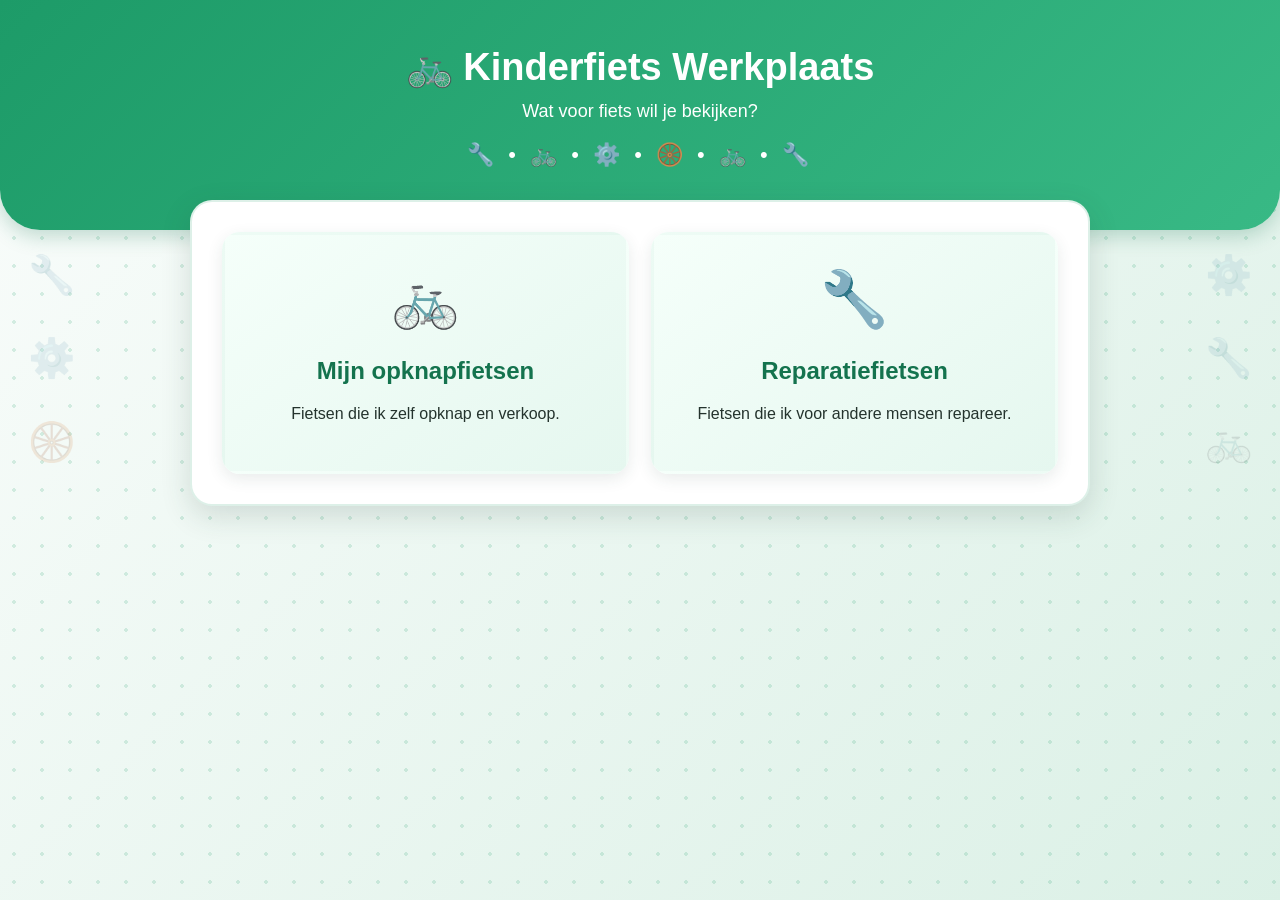
<file: index.html>
<!DOCTYPE html>
<html lang="nl">
<head>
    <meta charset="UTF-8">
    <meta name="viewport" content="width=device-width, initial-scale=1.0">
    <title>Kinderfiets Werkplaats</title>
    <link rel="stylesheet" href="style.css">
</head>
<body>
    <header>
        <h1>🚲 Kinderfiets Werkplaats</h1>
        <p>Wat voor fiets wil je bekijken?</p>
    </header>
    <main>
        <div class="keuzemenu">
            <a class="keuze-kaart" href="eigen-fietsen.html">
                <span class="icoon">🚲</span>
                <h2>Mijn opknapfietsen</h2>
                <p>Fietsen die ik zelf opknap en verkoop.</p>
            </a>
            <a class="keuze-kaart" href="reparatie-fietsen.html">
                <span class="icoon">🔧</span>
                <h2>Reparatiefietsen</h2>
                <p>Fietsen die ik voor andere mensen repareer.</p>
            </a>
        </div>
    </main>
</body>
</html>
</file>
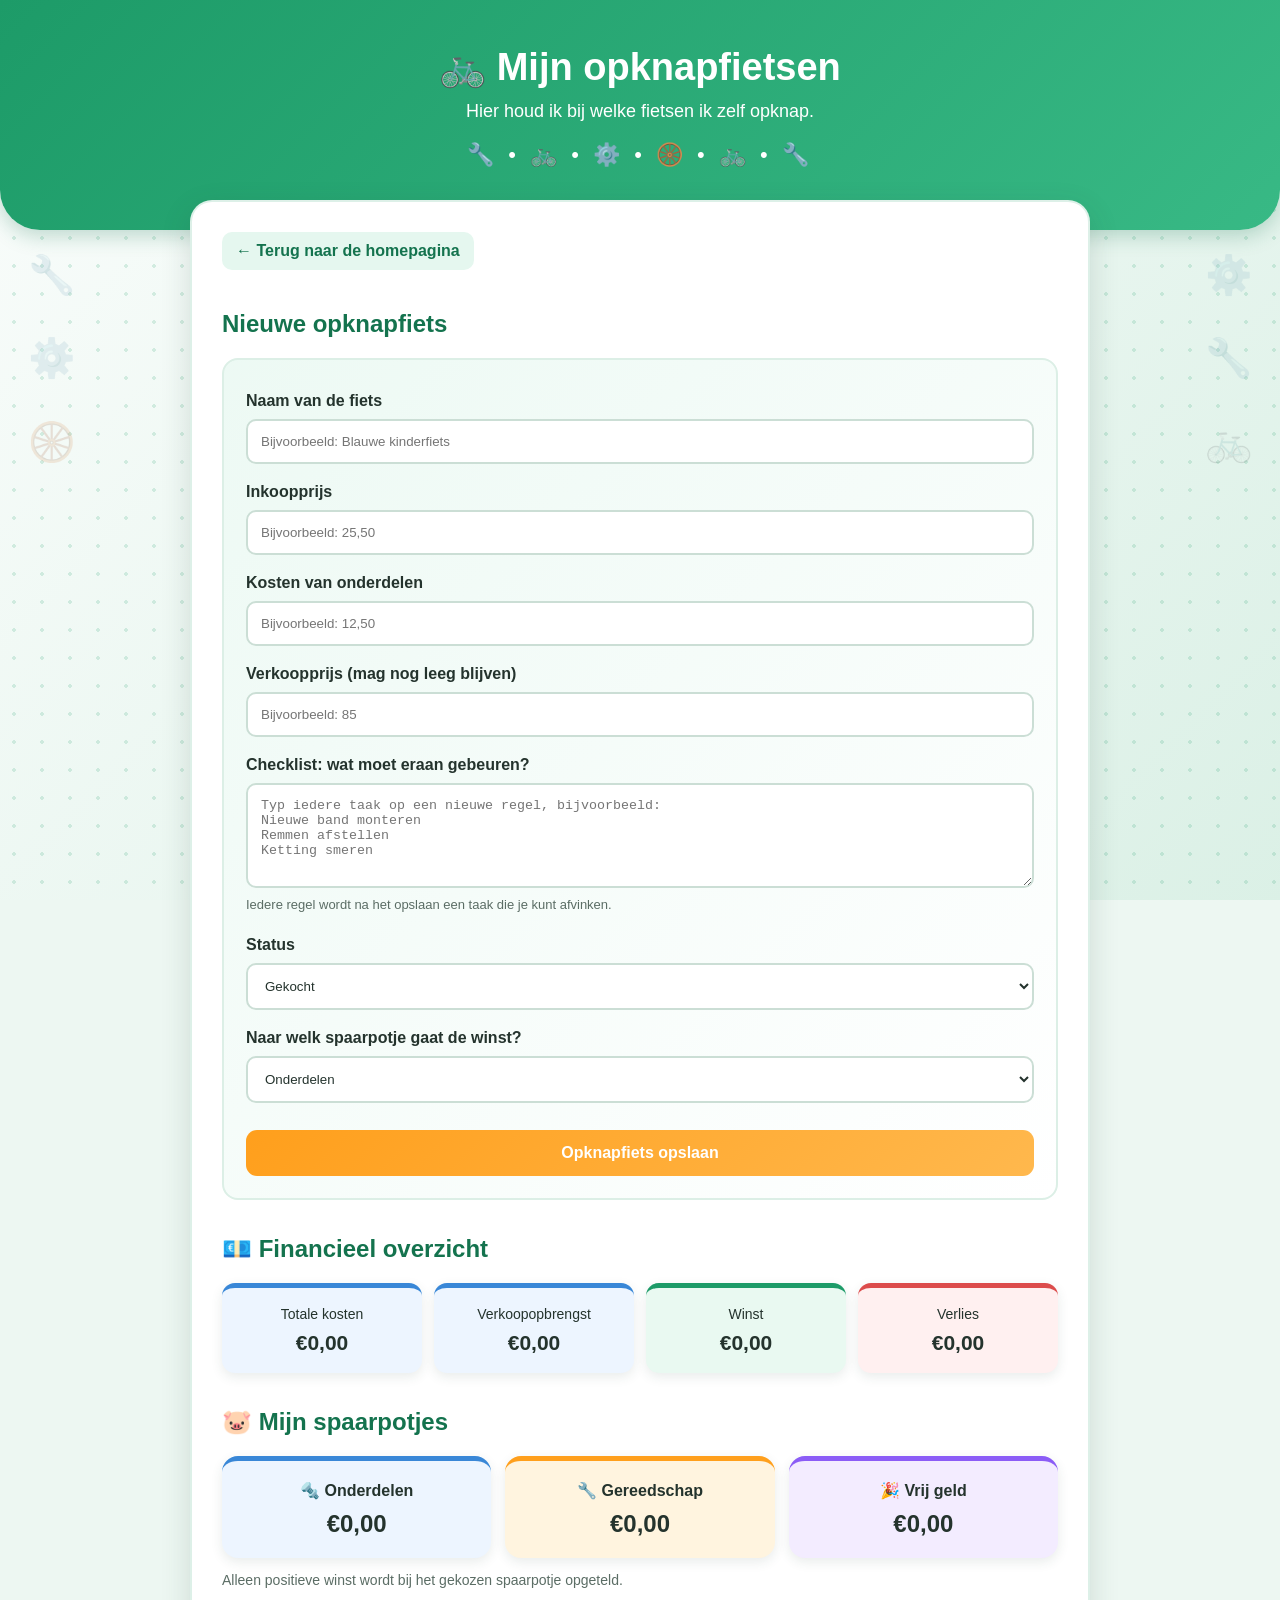
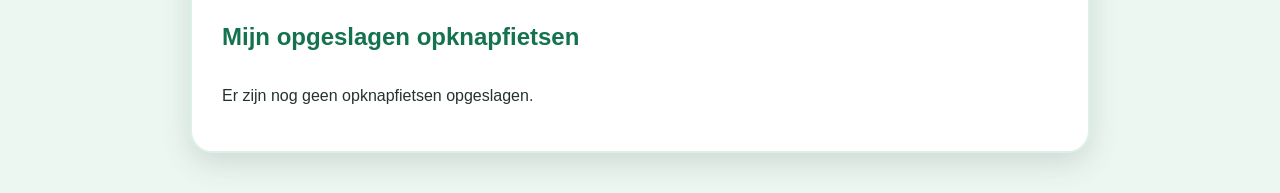
<file: eigen-fietsen.html>
<!DOCTYPE html>
<html lang="nl">
<head>
    <meta charset="UTF-8">
    <meta name="viewport" content="width=device-width, initial-scale=1.0">
    <title>Mijn opknapfietsen</title>
    <link rel="stylesheet" href="style.css">
</head>
<body>
    <header>
        <h1>🚲 Mijn opknapfietsen</h1>
        <p>Hier houd ik bij welke fietsen ik zelf opknap.</p>
    </header>
    <main>
        <a href="index.html">← Terug naar de homepagina</a>
        <h2>Nieuwe opknapfiets</h2>
        <form id="opknap-formulier">
            <label for="fietsnaam">Naam van de fiets</label>
            <input type="text" id="fietsnaam" placeholder="Bijvoorbeeld: Blauwe kinderfiets" required>
            <label for="inkoopprijs">Inkoopprijs</label>
            <input type="text" inputmode="decimal" id="inkoopprijs" placeholder="Bijvoorbeeld: 25,50" required>
            <label for="onderdelenkosten">Kosten van onderdelen</label>
            <input type="text" inputmode="decimal" id="onderdelenkosten" placeholder="Bijvoorbeeld: 12,50" required>
            <label for="verkoopprijs">Verkoopprijs (mag nog leeg blijven)</label>
            <input type="text" inputmode="decimal" id="verkoopprijs" placeholder="Bijvoorbeeld: 85">
            <label for="reparaties">Checklist: wat moet eraan gebeuren?</label>
            <textarea id="reparaties" placeholder="Typ iedere taak op een nieuwe regel, bijvoorbeeld:&#10;Nieuwe band monteren&#10;Remmen afstellen&#10;Ketting smeren"></textarea>
            <p class="veld-uitleg">Iedere regel wordt na het opslaan een taak die je kunt afvinken.</p>
            <label for="status">Status</label>
            <select id="status">
                <option>Gekocht</option>
                <option>Bezig met opknappen</option>
                <option>Klaar voor verkoop</option>
                <option>Verkocht</option>
            </select>
            <label for="spaarpotje">Naar welk spaarpotje gaat de winst?</label>
            <select id="spaarpotje">
                <option>Onderdelen</option>
                <option>Gereedschap</option>
                <option>Vrij geld</option>
            </select>
            <button type="submit">Opknapfiets opslaan</button>
        </form>
        <section class="financieel-overzicht">
            <h2>💶 Financieel overzicht</h2>
            <div class="bedragen">
                <div class="bedrag-kaart"><span>Totale kosten</span><strong id="totale-kosten">€0,00</strong></div>
                <div class="bedrag-kaart"><span>Verkoopopbrengst</span><strong id="totale-omzet">€0,00</strong></div>
                <div class="bedrag-kaart winst-kaart"><span>Winst</span><strong id="totale-winst">€0,00</strong></div>
                <div class="bedrag-kaart verlies-kaart"><span>Verlies</span><strong id="totale-verlies">€0,00</strong></div>
            </div>
        </section>
        <section class="spaarpot-overzicht">
            <h2>🐷 Mijn spaarpotjes</h2>
            <div class="spaarpotten">
                <div class="spaarpot-kaart onderdelen-pot"><span>🔩 Onderdelen</span><strong id="pot-onderdelen">€0,00</strong></div>
                <div class="spaarpot-kaart gereedschap-pot"><span>🔧 Gereedschap</span><strong id="pot-gereedschap">€0,00</strong></div>
                <div class="spaarpot-kaart vrij-pot"><span>🎉 Vrij geld</span><strong id="pot-vrij-geld">€0,00</strong></div>
            </div>
            <p class="uitleg">Alleen positieve winst wordt bij het gekozen spaarpotje opgeteld.</p>
        </section>
        <section>
            <h2>Mijn opgeslagen opknapfietsen</h2>
            <div id="fietsen-lijst"></div>
        </section>
    </main>
    <script src="eigen-fietsen.js"></script>
</body>
</html>
</file>
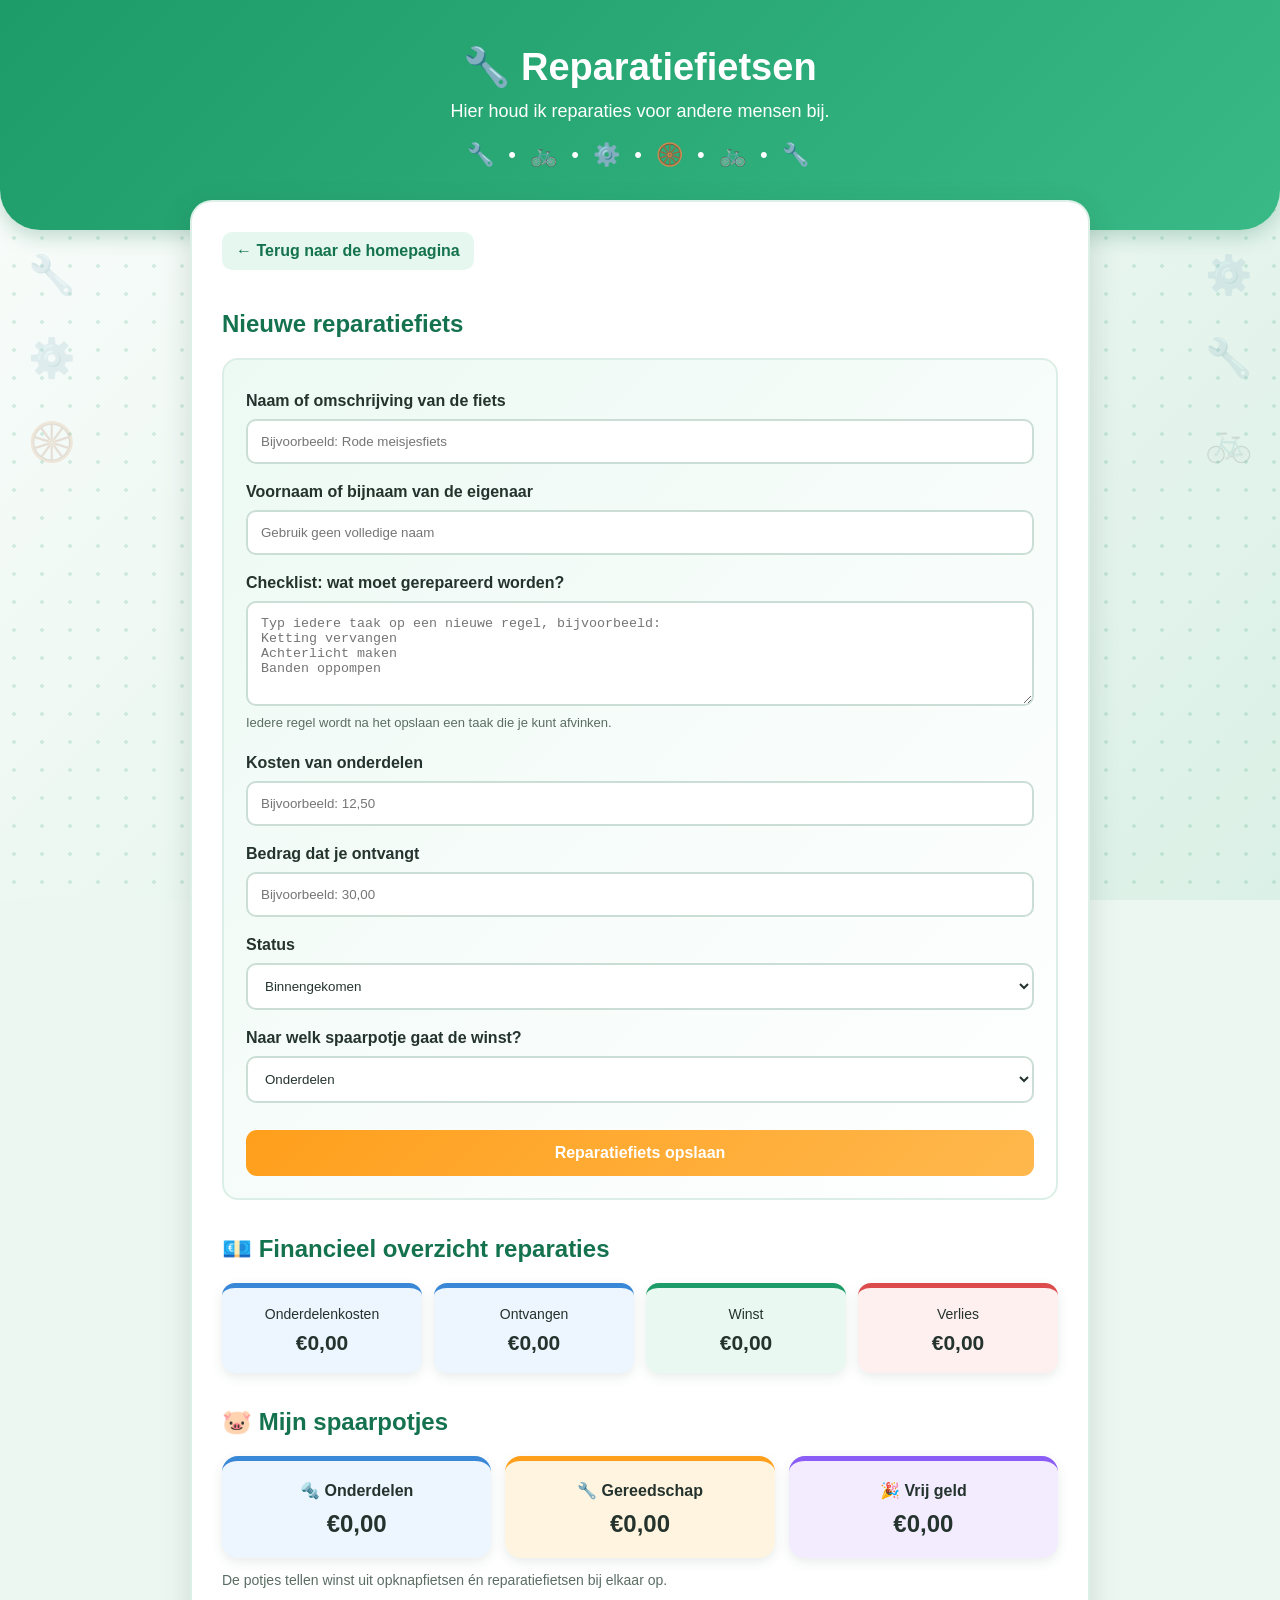
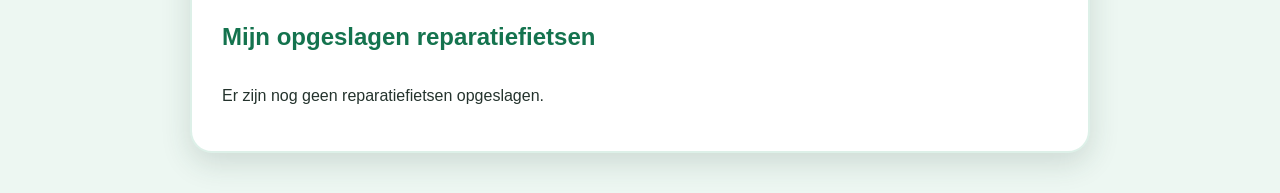
<file: reparatie-fietsen.html>
<!DOCTYPE html>
<html lang="nl">
<head>
    <meta charset="UTF-8">
    <meta name="viewport" content="width=device-width, initial-scale=1.0">
    <title>Reparatiefietsen</title>
    <link rel="stylesheet" href="style.css">
</head>
<body>
    <header>
        <h1>🔧 Reparatiefietsen</h1>
        <p>Hier houd ik reparaties voor andere mensen bij.</p>
    </header>
    <main>
        <a href="index.html">← Terug naar de homepagina</a>
        <h2>Nieuwe reparatiefiets</h2>
        <form id="reparatie-formulier">
            <label for="fietsnaam">Naam of omschrijving van de fiets</label>
            <input type="text" id="fietsnaam" placeholder="Bijvoorbeeld: Rode meisjesfiets" required>
            <label for="eigenaar">Voornaam of bijnaam van de eigenaar</label>
            <input type="text" id="eigenaar" placeholder="Gebruik geen volledige naam" required>
            <label for="reparaties">Checklist: wat moet gerepareerd worden?</label>
            <textarea id="reparaties" placeholder="Typ iedere taak op een nieuwe regel, bijvoorbeeld:&#10;Ketting vervangen&#10;Achterlicht maken&#10;Banden oppompen"></textarea>
            <p class="veld-uitleg">Iedere regel wordt na het opslaan een taak die je kunt afvinken.</p>
            <label for="kosten">Kosten van onderdelen</label>
            <input type="text" inputmode="decimal" id="kosten" placeholder="Bijvoorbeeld: 12,50" required>
            <label for="ontvangen">Bedrag dat je ontvangt</label>
            <input type="text" inputmode="decimal" id="ontvangen" placeholder="Bijvoorbeeld: 30,00" required>
            <label for="status">Status</label>
            <select id="status">
                <option>Binnengekomen</option>
                <option>Bezig</option>
                <option>Wachten op onderdelen</option>
                <option>Klaar</option>
                <option>Opgehaald</option>
            </select>
            <label for="spaarpotje">Naar welk spaarpotje gaat de winst?</label>
            <select id="spaarpotje">
                <option>Onderdelen</option>
                <option>Gereedschap</option>
                <option>Vrij geld</option>
            </select>
            <button type="submit">Reparatiefiets opslaan</button>
        </form>
        <section class="financieel-overzicht">
            <h2>💶 Financieel overzicht reparaties</h2>
            <div class="bedragen">
                <div class="bedrag-kaart"><span>Onderdelenkosten</span><strong id="totale-reparatiekosten">€0,00</strong></div>
                <div class="bedrag-kaart"><span>Ontvangen</span><strong id="totale-reparatieomzet">€0,00</strong></div>
                <div class="bedrag-kaart winst-kaart"><span>Winst</span><strong id="totale-reparatiewinst">€0,00</strong></div>
                <div class="bedrag-kaart verlies-kaart"><span>Verlies</span><strong id="totale-reparatieverlies">€0,00</strong></div>
            </div>
        </section>
        <section class="spaarpot-overzicht">
            <h2>🐷 Mijn spaarpotjes</h2>
            <div class="spaarpotten">
                <div class="spaarpot-kaart onderdelen-pot"><span>🔩 Onderdelen</span><strong id="pot-onderdelen">€0,00</strong></div>
                <div class="spaarpot-kaart gereedschap-pot"><span>🔧 Gereedschap</span><strong id="pot-gereedschap">€0,00</strong></div>
                <div class="spaarpot-kaart vrij-pot"><span>🎉 Vrij geld</span><strong id="pot-vrij-geld">€0,00</strong></div>
            </div>
            <p class="uitleg">De potjes tellen winst uit opknapfietsen én reparatiefietsen bij elkaar op.</p>
        </section>
        <section>
            <h2>Mijn opgeslagen reparatiefietsen</h2>
            <div id="reparatie-lijst"></div>
        </section>
    </main>
    <script src="reparatie-fietsen.js"></script>
</body>
</html>
</file>
<file: style.css>
:root { --groen:#1d9b68; --donkergroen:#14734e; --lichtgroen:#e5f7ef; --oranje:#ff9f1c; --donkeroranje:#e78600; --rood:#dc4c4c; --blauw:#3987d7; --tekst:#24332d; --wit:#fff; }
* { box-sizing: border-box; }
body { position:relative; margin:0; min-height:100vh; color:var(--tekst); font-family:Arial,sans-serif; background-color:#edf7f2; background-image:radial-gradient(circle,rgba(29,155,104,.16) 2px,transparent 2px),linear-gradient(135deg,rgba(255,255,255,.75),rgba(213,238,226,.75)); background-size:28px 28px,100% 100%; background-attachment:fixed; }
body::before,body::after { position:fixed; top:150px; z-index:0; color:var(--donkergroen); font-size:38px; line-height:2.2; white-space:pre; opacity:.18; pointer-events:none; }
body::before { left:28px; content:"🚲\A🔧\A⚙️\A🛞"; }
body::after { right:28px; content:"🛞\A⚙️\A🔧\A🚲"; }
header { position:relative; z-index:1; padding:45px 20px 62px; color:var(--wit); text-align:center; background:linear-gradient(135deg,var(--groen),#38b985); border-radius:0 0 40px 40px; box-shadow:0 6px 20px rgba(20,115,78,.25); }
header h1 { margin:0; font-size:38px; }
header p { margin:12px 0 0; font-size:18px; }
header::after { display:block; margin-top:20px; content:"🔧  •  🚲  •  ⚙️  •  🛞  •  🚲  •  🔧"; font-size:22px; letter-spacing:4px; }
main { position:relative; z-index:1; max-width:900px; margin:-30px auto 40px; padding:30px; background:var(--wit); border:2px solid rgba(29,155,104,.15); border-radius:22px; box-shadow:0 10px 30px rgba(35,70,55,.16); }
h2 { margin-top:25px; color:var(--donkergroen); }
main>a { display:inline-block; margin-bottom:15px; padding:10px 14px; color:var(--donkergroen); font-weight:bold; text-decoration:none; background:var(--lichtgroen); border-radius:10px; }
.keuzemenu { display:grid; grid-template-columns:repeat(2,1fr); gap:22px; }
.keuze-kaart { padding:32px 24px; color:var(--tekst); text-align:center; text-decoration:none; background:linear-gradient(145deg,#f5fffa,var(--lichtgroen)); border:3px solid transparent; border-radius:18px; box-shadow:0 5px 16px rgba(35,70,55,.1); transition:.2s; }
.keuze-kaart:hover { border-color:var(--groen); transform:translateY(-6px); }
.icoon { display:block; font-size:55px; }
form { display:flex; flex-direction:column; gap:9px; padding:22px; background:linear-gradient(135deg,rgba(229,247,239,.7),rgba(255,255,255,.95)); border:2px solid #dcefe6; border-radius:16px; }
label { margin-top:10px; font-weight:bold; }
input,textarea,select { width:100%; padding:13px; color:var(--tekst); font:16px inherit; background:var(--wit); border:2px solid #cbded5; border-radius:10px; }
input:focus,textarea:focus,select:focus { border-color:var(--groen); box-shadow:0 0 0 4px rgba(29,155,104,.12); outline:none; }
textarea { min-height:105px; resize:vertical; }
button { padding:14px 20px; color:var(--wit); font-size:16px; font-weight:bold; background:linear-gradient(135deg,var(--oranje),#ffb84d); border:0; border-radius:11px; cursor:pointer; transition:.2s; }
button:hover { background:linear-gradient(135deg,var(--donkeroranje),var(--oranje)); transform:translateY(-2px); }
form button { margin-top:18px; }
section { margin-top:35px; }
.bedragen { display:grid; grid-template-columns:repeat(4,1fr); gap:12px; }
.bedrag-kaart { padding:18px 12px; text-align:center; background:#edf5ff; border-top:5px solid var(--blauw); border-radius:13px; box-shadow:0 4px 12px rgba(35,70,55,.1); }
.bedrag-kaart span,.bedrag-kaart strong { display:block; }
.bedrag-kaart span { margin-bottom:9px; font-size:14px; }
.bedrag-kaart strong { font-size:21px; }
.winst-kaart { background:#e9f9f1; border-color:var(--groen); }
.verlies-kaart { background:#fff0f0; border-color:var(--rood); }
.spaarpotten { display:grid; grid-template-columns:repeat(3,1fr); gap:14px; }
.spaarpot-kaart { padding:20px 14px; text-align:center; border-radius:16px; box-shadow:0 4px 12px rgba(35,70,55,.1); }
.spaarpot-kaart span,.spaarpot-kaart strong { display:block; }
.spaarpot-kaart span { margin-bottom:10px; font-weight:bold; }
.spaarpot-kaart strong { font-size:24px; }
.onderdelen-pot { background:#edf5ff; border-top:5px solid var(--blauw); }
.gereedschap-pot { background:#fff4df; border-top:5px solid var(--oranje); }
.vrij-pot { background:#f3ecff; border-top:5px solid #8b5cf6; }
.uitleg { color:#5b6d65; font-size:14px; }
.veld-uitleg { margin:0 0 5px; color:#5b6d65; font-size:13px; }
.checklist { margin:14px 0; padding:14px; background:#f6fbf8; border:1px solid #dcefe6; border-radius:12px; }
.checklist h4 { margin:0 0 10px; color:var(--donkergroen); }
.checklist-item { display:flex; align-items:center; gap:10px; margin:7px 0; padding:8px 10px; background:#fff; border-radius:8px; cursor:pointer; }
.checklist-item input { width:auto; margin:0; accent-color:var(--groen); transform:scale(1.2); }
.checklist-item span { flex:1; }
.checklist-item.klaar span { color:#718078; text-decoration:line-through; }
.checklist-voortgang { margin:10px 0 0; color:var(--donkergroen); font-size:14px; font-weight:bold; }
#fietsen-lijst,#reparatie-lijst { display:grid; gap:16px; }
.fiets-kaart { padding:20px; background:linear-gradient(145deg,#fff,#f3faf7); border-left:7px solid var(--groen); border-radius:14px; box-shadow:0 5px 15px rgba(35,70,55,.12); }
.fiets-kaart::before { display:block; margin-bottom:8px; content:"🚲 FIETSKAART"; color:var(--groen); font-size:12px; font-weight:bold; letter-spacing:1px; }
.fiets-kaart h3 { margin-top:0; color:var(--donkergroen); font-size:22px; }
.fiets-kaart p { margin:8px 0; }
.positieve-winst { color:var(--groen); font-size:18px; font-weight:bold; }
.negatieve-winst { color:var(--rood); font-size:18px; font-weight:bold; }
.verwijder-knop { margin-top:12px; padding:10px 14px; background:var(--rood); }
.verwijder-knop:hover { background:#b93737; }
@media(max-width:1100px){body::before,body::after{display:none}}
@media(max-width:750px){.bedragen{grid-template-columns:repeat(2,1fr)}.spaarpotten{grid-template-columns:1fr}}
@media(max-width:600px){header{padding:35px 15px 55px}header h1{font-size:28px}header::after{font-size:16px;letter-spacing:1px}main{margin:-25px 12px 25px;padding:20px}.keuzemenu,.bedragen{grid-template-columns:1fr}form{padding:16px}}
</file>
